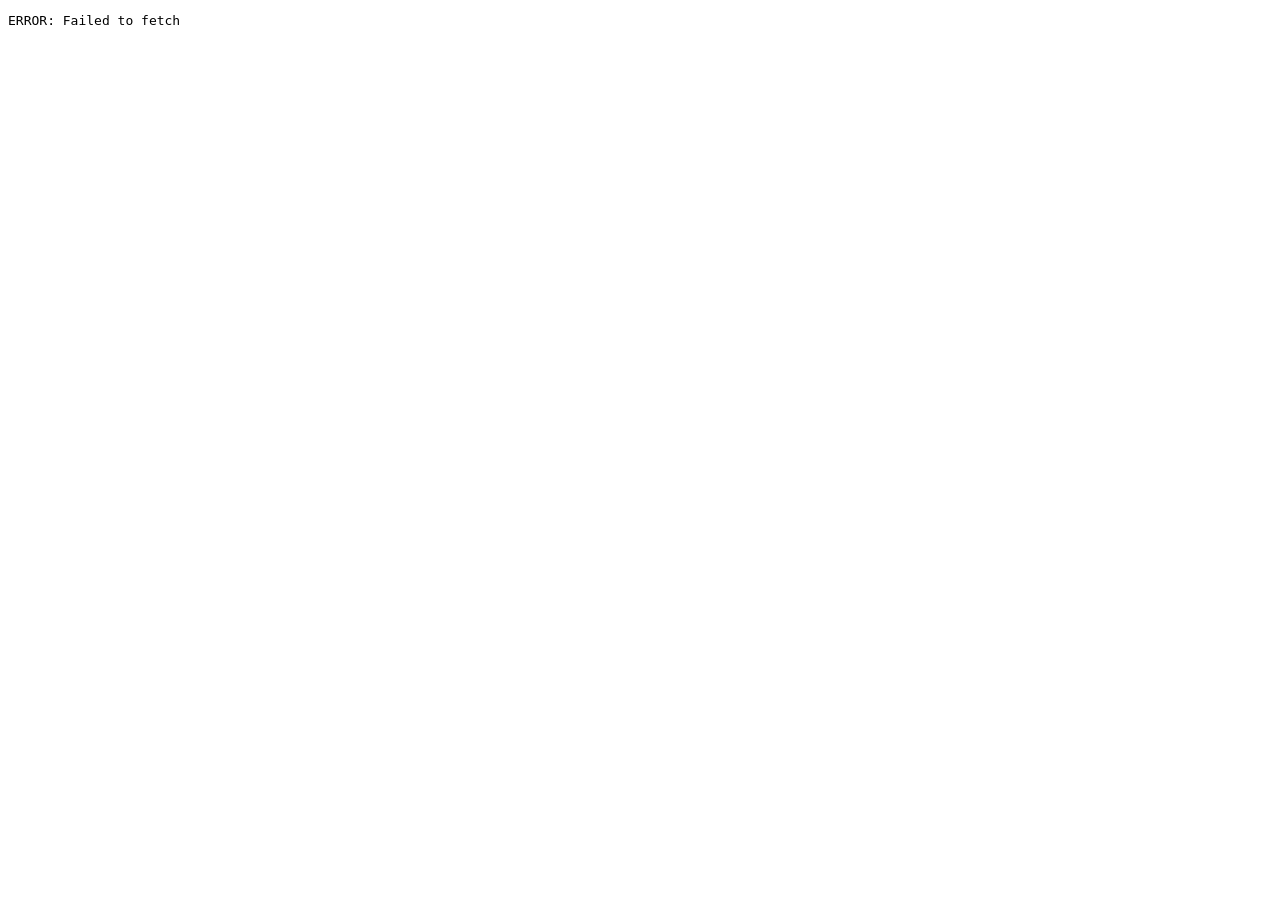
<file: browser-post-test.html>
<!doctype html><html><body><pre id="out">sending...</pre><script>
(async () => {
  const payload = {"form_type":"resource","conversion_type":"resource_download","conversion_asset":"resource_mental_load_guide","name":"TriadFit Brevo Diag","email":"triadfit.brevo.diag+1777761959797@example.com","phone":"","goal_key":"hormone_friendly_nutrition","goal_label":"Hormone friendly nutrition","educational_updates_opt_in":true,"page_path":"/resource-mental-load-guide.html","user_agent":"Codex browser-use brevo diagnostic","submitted_at":"2026-05-02T22:45:59.797Z"};
  try {
    const res = await fetch("https://script.google.com/macros/s/AKfycbwBT5MboshKNmYWOkIDsHY5uJ3FBnyWvcvs7oeCOdHRya1ACNEbV5P7OTkyz69EZAEvCA/exec", {
      method: 'POST',
      headers: { 'Content-Type': 'application/json' },
      body: JSON.stringify(payload)
    });
    const text = await res.text();
    document.getElementById('out').textContent = JSON.stringify({ status: res.status, payload, body: text }, null, 2);
  } catch (err) {
    document.getElementById('out').textContent = 'ERROR: ' + (err && err.message ? err.message : String(err));
  }
})();
</script></body></html>
</file>
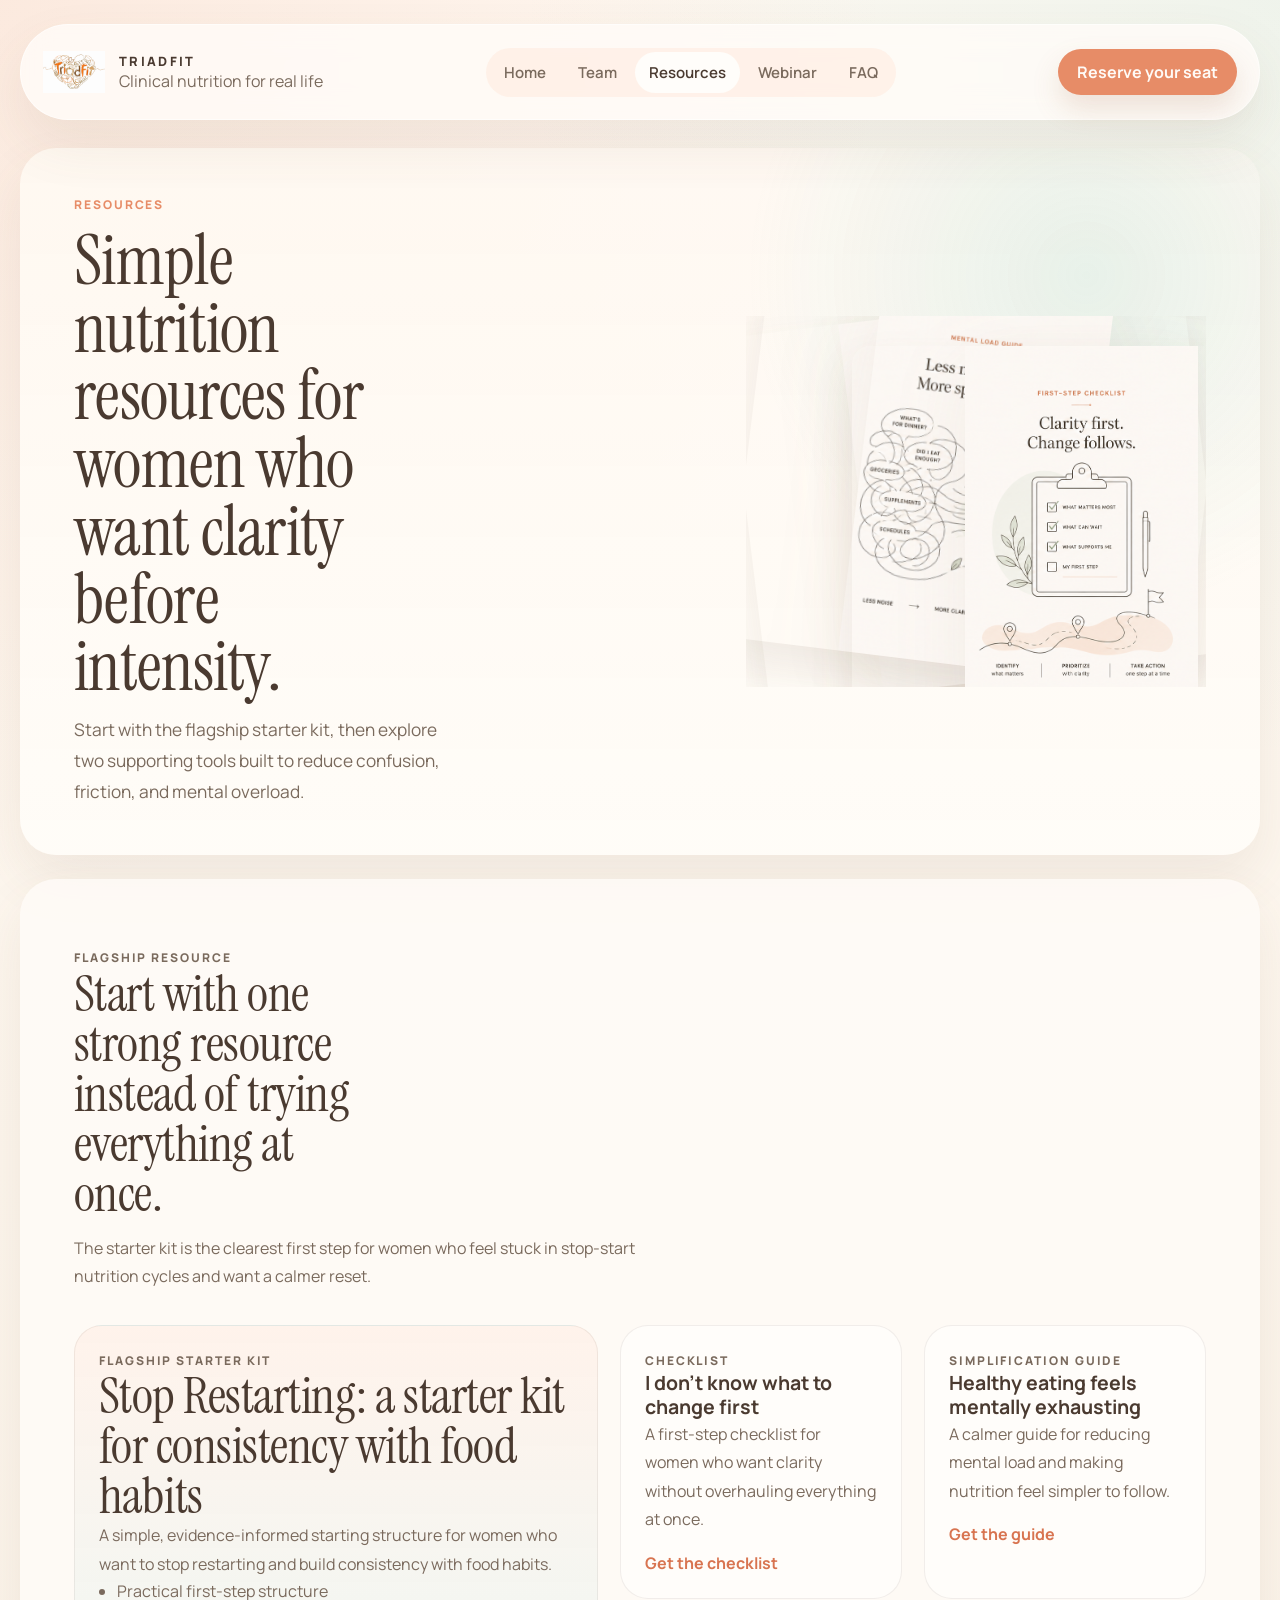
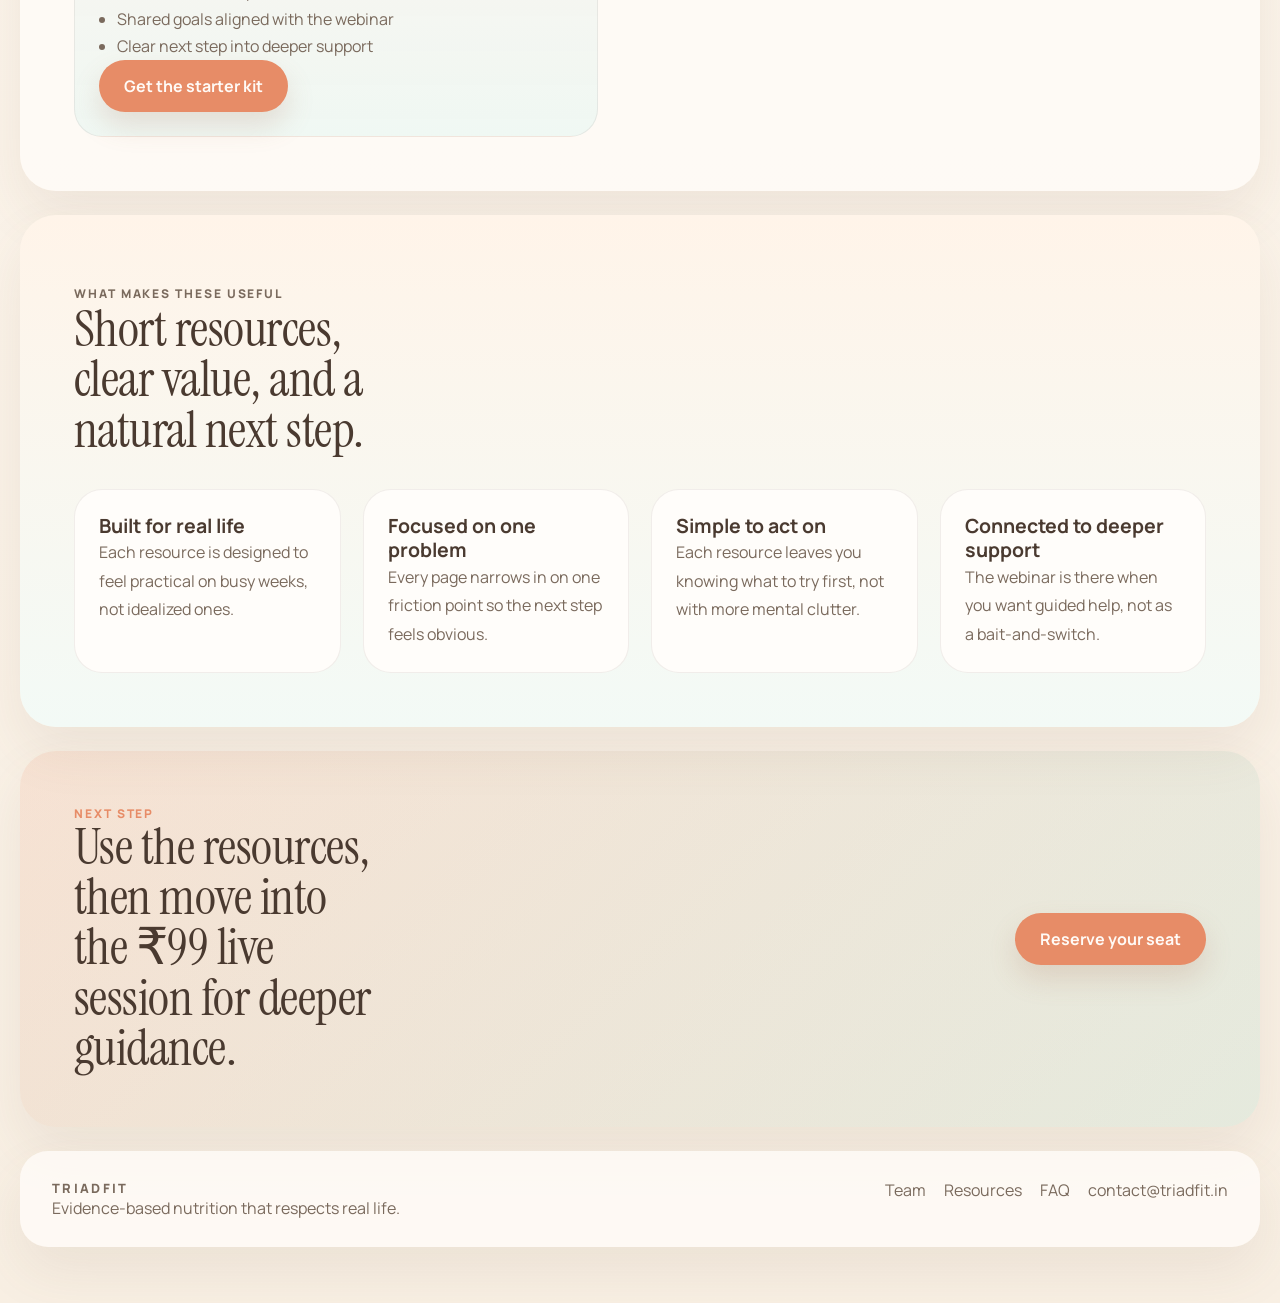
<file: resources.html>
<!doctype html>
<html lang="en">
  <head>
    <meta charset="UTF-8" />
    <meta name="viewport" content="width=device-width, initial-scale=1.0" />
    <title>TriadFit | Resources</title>
    <link rel="preconnect" href="https://fonts.googleapis.com" />
    <link rel="preconnect" href="https://fonts.gstatic.com" crossorigin />
    <link
      href="https://fonts.googleapis.com/css2?family=Manrope:wght@400;500;600;700;800&family=Instrument+Serif:ital@0;1&display=swap"
      rel="stylesheet"
    />
    <link rel="stylesheet" href="./styles.css" />
  </head>
  <body>
    <div class="site-shell">
      <header class="site-header">
        <div class="site-header__inner">
          <a class="brand-lockup" href="./index.html">
            <span class="brand-mark">
              <img class="brand-mark__image" src="./assets/triadfit-logo.png" alt="TriadFit" />
            </span>
            <span>
              <span class="brand-name">TRIADFIT</span>
              <span class="brand-subtitle">Clinical nutrition for real life</span>
            </span>
          </a>
          <nav class="site-nav" aria-label="Primary">
            <a class="site-nav__link" href="./index.html">Home</a>
            <a class="site-nav__link" href="./team.html">Team</a>
            <a class="site-nav__link is-active" href="./resources.html">Resources</a>
            <a class="site-nav__link" href="./index.html#webinar">Webinar</a>
            <a class="site-nav__link" href="./index.html#faq">FAQ</a>
          </nav>
          <a class="button button-primary button-compact" href="./index.html#register">Reserve your seat</a>
        </div>
      </header>

      <main>
        <section class="page-hero page-hero--resources-hub">
          <div class="page-hero__body">
            <p class="eyebrow">Resources</p>
            <h1>Simple nutrition resources for women who want clarity before intensity.</h1>
            <p class="hero-lead">
              Start with the flagship starter kit, then explore two supporting
              tools built to reduce confusion, friction, and mental overload.
            </p>
          </div>
          <figure class="page-hero__art page-hero__art--resources-hub" aria-hidden="true">
            <div class="resource-art-stack">
              <img src="./assets/resource-art-starter.png" alt="" />
              <img src="./assets/resource-art-checklist.png" alt="" />
              <img src="./assets/resource-art-mental.png" alt="" />
            </div>
          </figure>
        </section>

        <section class="content-section">
          <div class="section-heading">
            <p class="eyebrow">Flagship resource</p>
            <h2>Start with one strong resource instead of trying everything at once.</h2>
            <p>
              The starter kit is the clearest first step for women who feel
              stuck in stop-start nutrition cycles and want a calmer reset.
            </p>
          </div>

          <div class="resource-hub-grid">
            <article class="resource-card resource-card--flagship resource-card--tinted">
              <p class="mini-label">Flagship starter kit</p>
              <h2>Stop Restarting: a starter kit for consistency with food habits</h2>
              <p>
                A simple, evidence-informed starting structure for women who
                want to stop restarting and build consistency with food habits.
              </p>
              <ul class="stack-list stack-list--compact">
                <li>Practical first-step structure</li>
                <li>Shared goals aligned with the webinar</li>
                <li>Clear next step into deeper support</li>
              </ul>
              <a class="button button-primary" href="./resource-starter-kit.html">Get the starter kit</a>
            </article>

            <article class="resource-card">
              <p class="mini-label">Checklist</p>
              <h3>I don’t know what to change first</h3>
              <p>
                A first-step checklist for women who want clarity without
                overhauling everything at once.
              </p>
              <a class="text-link" href="./resource-first-steps-checklist.html">Get the checklist</a>
            </article>

            <article class="resource-card">
              <p class="mini-label">Simplification guide</p>
              <h3>Healthy eating feels mentally exhausting</h3>
              <p>
                A calmer guide for reducing mental load and making nutrition
                feel simpler to follow.
              </p>
              <a class="text-link" href="./resource-mental-load-guide.html">Get the guide</a>
            </article>
          </div>
        </section>

        <section class="content-section content-section--contrast">
          <div class="section-heading">
            <p class="eyebrow">What makes these useful</p>
            <h2>Short resources, clear value, and a natural next step.</h2>
          </div>
          <div class="principles-grid">
            <article class="info-card">
              <h3>Built for real life</h3>
              <p>Each resource is designed to feel practical on busy weeks, not idealized ones.</p>
            </article>
            <article class="info-card">
              <h3>Focused on one problem</h3>
              <p>Every page narrows in on one friction point so the next step feels obvious.</p>
            </article>
            <article class="info-card">
              <h3>Simple to act on</h3>
              <p>Each resource leaves you knowing what to try first, not with more mental clutter.</p>
            </article>
            <article class="info-card">
              <h3>Connected to deeper support</h3>
              <p>The webinar is there when you want guided help, not as a bait-and-switch.</p>
            </article>
          </div>
        </section>

        <section class="closing-banner">
          <div>
            <p class="eyebrow">Next step</p>
            <h2>Use the resources, then move into the ₹99 live session for deeper guidance.</h2>
          </div>
          <a class="button button-primary" href="./index.html#register">Reserve your seat</a>
        </section>
      </main>

      <footer class="site-footer">
        <div class="site-footer__brand">
          <p class="brand-name">TRIADFIT</p>
          <p>Evidence-based nutrition that respects real life.</p>
        </div>
        <nav class="site-footer__nav" aria-label="Footer">
          <a href="./team.html">Team</a>
          <a href="./resources.html">Resources</a>
          <a href="./index.html#faq">FAQ</a>
          <a href="mailto:contact@triadfit.in">contact@triadfit.in</a>
        </nav>
      </footer>
    </div>
  </body>
</html>
</file>
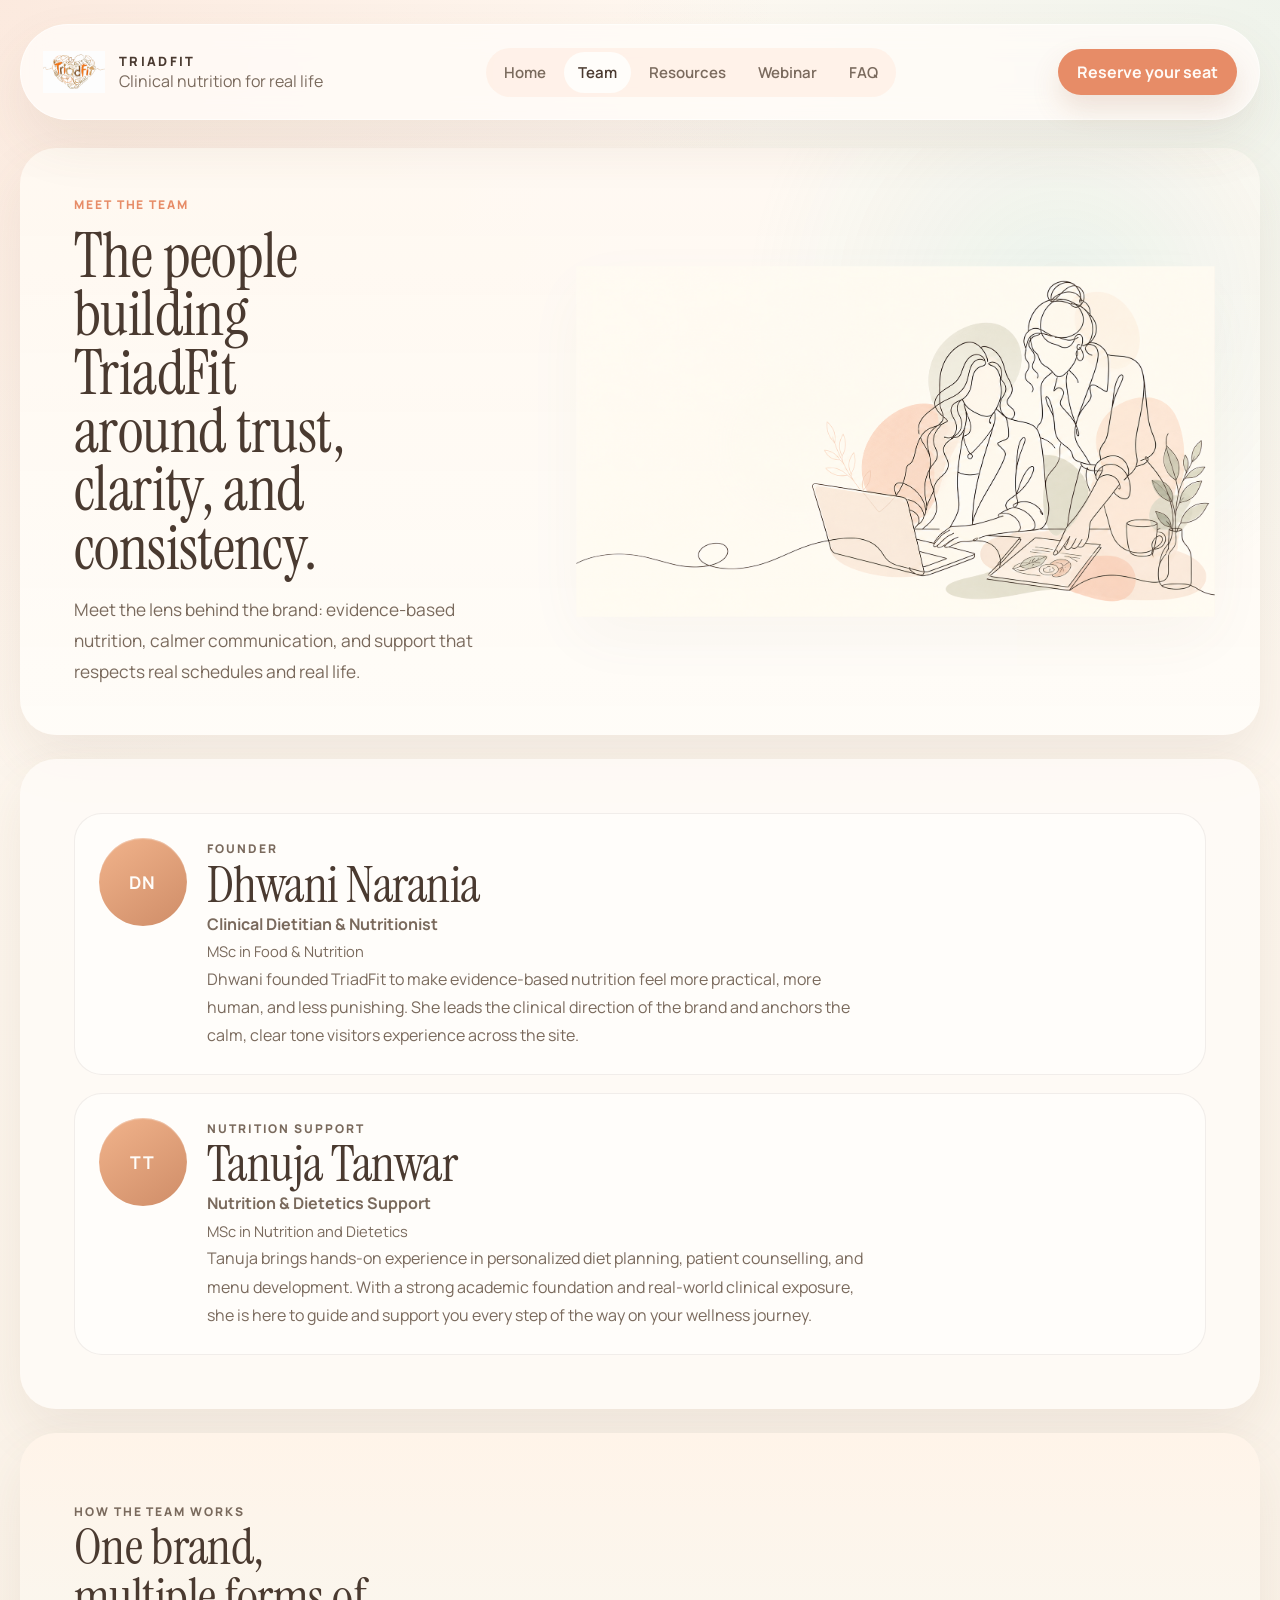
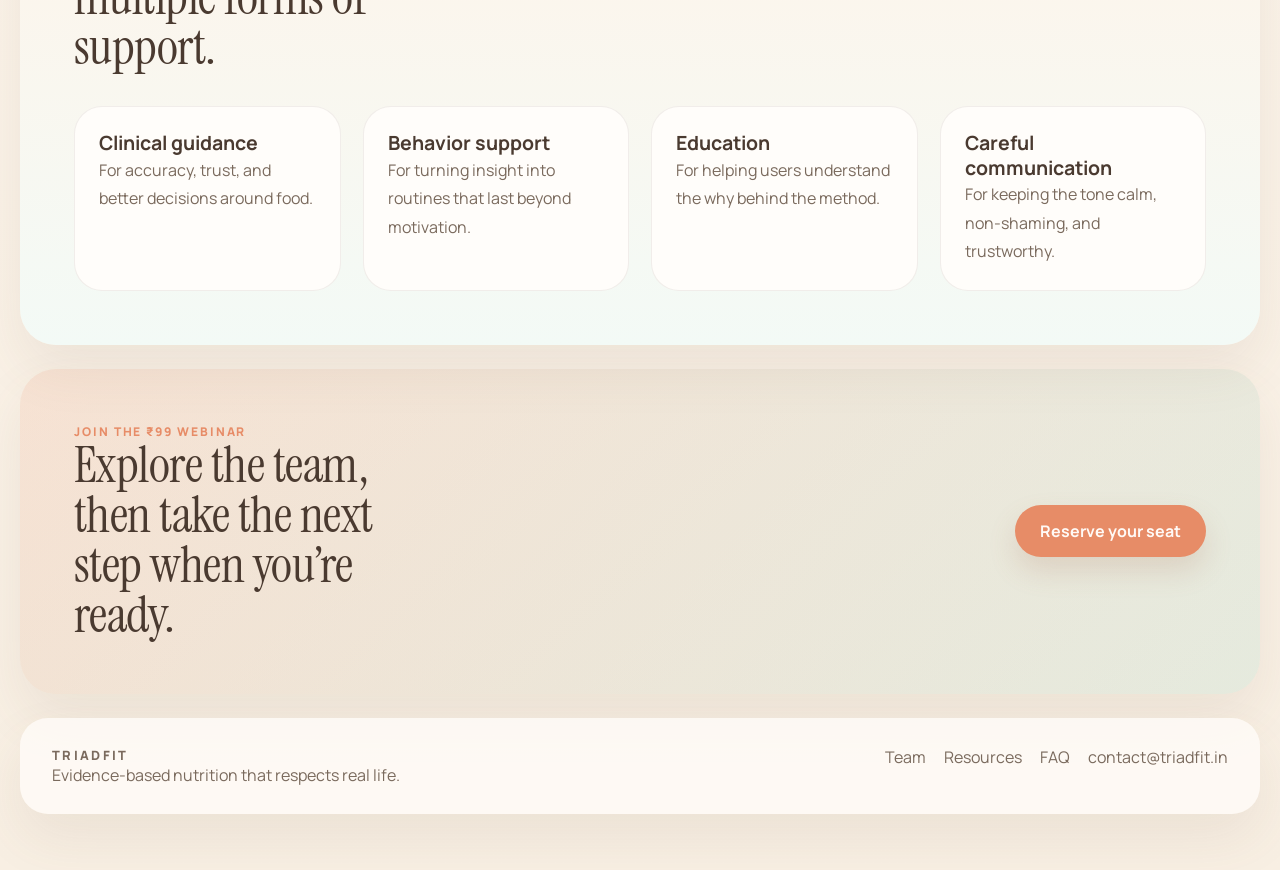
<file: team.html>
<!doctype html>
<html lang="en">
  <head>
    <meta charset="UTF-8" />
    <meta name="viewport" content="width=device-width, initial-scale=1.0" />
    <title>TriadFit | Meet the Team</title>
    <link rel="preconnect" href="https://fonts.googleapis.com" />
    <link rel="preconnect" href="https://fonts.gstatic.com" crossorigin />
    <link
      href="https://fonts.googleapis.com/css2?family=Manrope:wght@400;500;600;700;800&family=Instrument+Serif:ital@0;1&display=swap"
      rel="stylesheet"
    />
    <link rel="stylesheet" href="./styles.css" />
  </head>
  <body>
    <div class="site-shell">
      <header class="site-header">
        <div class="site-header__inner">
          <a class="brand-lockup" href="./index.html">
            <span class="brand-mark">
              <img class="brand-mark__image" src="./assets/triadfit-logo.png" alt="TriadFit" />
            </span>
            <span>
              <span class="brand-name">TRIADFIT</span>
              <span class="brand-subtitle">Clinical nutrition for real life</span>
            </span>
          </a>
          <nav class="site-nav" aria-label="Primary">
            <a class="site-nav__link" href="./index.html">Home</a>
            <a class="site-nav__link is-active" href="./team.html">Team</a>
            <a class="site-nav__link" href="./resources.html">Resources</a>
            <a class="site-nav__link" href="./index.html#webinar">Webinar</a>
            <a class="site-nav__link" href="./index.html#faq">FAQ</a>
          </nav>
          <a class="button button-primary button-compact" href="./index.html#register">Reserve your seat</a>
        </div>
      </header>

      <main>
        <section class="page-hero page-hero--team">
          <div class="page-hero__body">
            <p class="eyebrow">Meet the team</p>
            <h1>The people building TriadFit around trust, clarity, and consistency.</h1>
            <p class="hero-lead">
              Meet the lens behind the brand: evidence-based nutrition, calmer
              communication, and support that respects real schedules and real
              life.
            </p>
          </div>
          <figure class="page-hero__art page-hero__art--team" aria-hidden="true">
            <img src="./assets/team-hero-illustration.png" alt="" />
          </figure>
        </section>

        <section class="content-section">
          <div class="profile-stack">
            <article class="profile-feature">
              <div class="profile-feature__avatar">DN</div>
              <div class="profile-feature__body">
                <p class="mini-label">Founder</p>
                <h2>Dhwani Narania</h2>
                <p class="profile-card__role">Clinical Dietitian &amp; Nutritionist</p>
                <p class="profile-card__meta">MSc in Food &amp; Nutrition</p>
                <p>
                  Dhwani founded TriadFit to make evidence-based nutrition feel
                  more practical, more human, and less punishing. She leads the
                  clinical direction of the brand and anchors the calm, clear
                  tone visitors experience across the site.
                </p>
              </div>
            </article>

            <article class="profile-feature">
              <div class="profile-feature__avatar">TT</div>
              <div class="profile-feature__body">
                <p class="mini-label">Nutrition support</p>
                <h2>Tanuja Tanwar</h2>
                <p class="profile-card__role">Nutrition &amp; Dietetics Support</p>
                <p class="profile-card__meta">MSc in Nutrition and Dietetics</p>
                <p>
                  Tanuja brings hands-on experience in personalized diet
                  planning, patient counselling, and menu development. With a
                  strong academic foundation and real-world clinical exposure,
                  she is here to guide and support you every step of the way on
                  your wellness journey.
                </p>
              </div>
            </article>
          </div>
        </section>

        <section class="content-section content-section--contrast">
          <div class="section-heading">
            <p class="eyebrow">How the team works</p>
            <h2>One brand, multiple forms of support.</h2>
          </div>
          <div class="principles-grid">
            <article class="info-card">
              <h3>Clinical guidance</h3>
              <p>For accuracy, trust, and better decisions around food.</p>
            </article>
            <article class="info-card">
              <h3>Behavior support</h3>
              <p>For turning insight into routines that last beyond motivation.</p>
            </article>
            <article class="info-card">
              <h3>Education</h3>
              <p>For helping users understand the why behind the method.</p>
            </article>
            <article class="info-card">
              <h3>Careful communication</h3>
              <p>For keeping the tone calm, non-shaming, and trustworthy.</p>
            </article>
          </div>
        </section>

        <section class="closing-banner">
          <div>
            <p class="eyebrow">Join the ₹99 webinar</p>
            <h2>Explore the team, then take the next step when you’re ready.</h2>
          </div>
          <a class="button button-primary" href="./index.html#register">Reserve your seat</a>
        </section>
      </main>

      <footer class="site-footer">
        <div class="site-footer__brand">
          <p class="brand-name">TRIADFIT</p>
          <p>Evidence-based nutrition that respects real life.</p>
        </div>
        <nav class="site-footer__nav" aria-label="Footer">
          <a href="./team.html">Team</a>
          <a href="./resources.html">Resources</a>
          <a href="./index.html#faq">FAQ</a>
          <a href="mailto:contact@triadfit.in">contact@triadfit.in</a>
        </nav>
      </footer>
    </div>
  </body>
</html>
</file>
<file: styles.css>
:root {
  --bg: #fbf4ea;
  --bg-soft: #fffaf4;
  --surface: #fffdfa;
  --surface-alt: #fff4e8;
  --surface-sage: #eef7f3;
  --surface-coral: #fff2ea;
  --text: #4a3a30;
  --muted: #7a6a5d;
  --line: rgba(93, 73, 58, 0.14);
  --accent: #e78c67;
  --accent-deep: #d87450;
  --spring-yellow: #ffd46a;
  --turquoise: #6fc7b7;
  --turquoise-deep: #4da796;
  --olive: #aeb265;
  --shadow-soft: 0 24px 54px rgba(108, 85, 63, 0.09);
  --radius-xl: 36px;
  --radius-lg: 28px;
  --radius-md: 18px;
  --max-width: 1240px;
}

* {
  box-sizing: border-box;
}

html {
  scroll-behavior: smooth;
}

body {
  margin: 0;
  color: var(--text);
  font-family: "Manrope", sans-serif;
  background:
    radial-gradient(circle at top left, rgba(231, 140, 103, 0.14), transparent 28%),
    radial-gradient(circle at top right, rgba(111, 199, 183, 0.11), transparent 24%),
    linear-gradient(180deg, #fff9f2 0%, #f8efe3 100%);
}

a {
  color: inherit;
  text-decoration: none;
}

h1,
h2,
h3,
p {
  margin: 0;
}

h1,
h2 {
  font-family: "Instrument Serif", Georgia, serif;
  font-weight: 400;
  letter-spacing: -0.01em;
  line-height: 0.98;
}

h1 {
  font-size: clamp(3.3rem, 7vw, 6rem);
  max-width: 11ch;
}

h2 {
  font-size: clamp(2.1rem, 4vw, 3.8rem);
}

h3 {
  font-size: 1.22rem;
  line-height: 1.25;
}

.site-shell {
  width: min(calc(100% - 32px), var(--max-width));
  margin: 24px auto 56px;
}

.site-header {
  position: sticky;
  top: 12px;
  z-index: 20;
  margin-bottom: 28px;
}

.site-header__inner {
  display: flex;
  align-items: center;
  justify-content: space-between;
  gap: 20px;
  flex-wrap: wrap;
  padding: 16px 22px;
  border: 1px solid rgba(255, 255, 255, 0.55);
  border-radius: 999px;
  background: rgba(255, 252, 248, 0.82);
  backdrop-filter: blur(14px);
  box-shadow: var(--shadow-soft);
}

.brand-lockup {
  display: inline-flex;
  align-items: center;
  gap: 14px;
}

.brand-mark {
  display: grid;
  place-items: center;
  width: 62px;
  height: 62px;
  flex: 0 0 auto;
}

.brand-mark__image {
  width: 100%;
  height: 100%;
  display: block;
  object-fit: contain;
}

.profile-card__avatar,
.profile-feature__avatar {
  display: grid;
  place-items: center;
  width: 52px;
  height: 52px;
  border-radius: 50%;
  background: linear-gradient(145deg, #f1b38b, #cf8d68);
  color: #fffdf9;
  font-size: 0.95rem;
  font-weight: 700;
  letter-spacing: 0.08em;
  box-shadow: inset 0 1px 1px rgba(255, 255, 255, 0.35);
}

.brand-name,
.brand-subtitle,
.eyebrow,
.mini-label,
.profile-card__role,
.profile-card__meta,
.card-index,
.form-footnote,
.text-link,
.site-footer p,
.site-footer a {
  margin: 0;
}

.brand-name {
  display: block;
  font-size: 0.8rem;
  font-weight: 800;
  letter-spacing: 0.18em;
}

.brand-subtitle,
.site-nav__link,
.hero-lead,
.hero-story__card p,
.sidebar-intro,
.stack-list,
.section-heading p,
.profile-card p,
.info-card p,
.resource-card p,
.fit-row p,
.faq-item p,
.site-footer p,
.site-footer a,
.text-link,
.profile-feature__body p {
  color: var(--muted);
}

.site-nav {
  display: flex;
  align-items: center;
  flex-wrap: wrap;
  justify-content: center;
  gap: 4px;
  padding: 4px;
  border-radius: 999px;
  background: rgba(255, 234, 220, 0.5);
}

.site-nav__link {
  padding: 10px 14px;
  border-radius: 999px;
  font-size: 0.94rem;
  font-weight: 600;
}

.site-nav__link.is-active,
.site-nav__link:hover {
  background: #fffdfa;
  color: var(--text);
}

.button {
  display: inline-flex;
  align-items: center;
  justify-content: center;
  min-height: 52px;
  padding: 0 24px;
  border: 1px solid transparent;
  border-radius: 999px;
  cursor: pointer;
  font: inherit;
  font-weight: 700;
  transition:
    transform 180ms ease,
    background-color 180ms ease,
    box-shadow 180ms ease,
    border-color 180ms ease;
}

.button:hover {
  transform: translateY(-1px);
}

.button-primary {
  background: var(--accent);
  color: #fffaf6;
  box-shadow: 0 14px 28px rgba(169, 103, 80, 0.18);
}

.button-primary:hover {
  background: var(--accent-deep);
}

.button-secondary {
  background: transparent;
  border-color: rgba(117, 102, 92, 0.22);
  color: var(--text);
}

.button-compact {
  min-height: 46px;
  padding: 0 18px;
}

.hero-panel,
.page-hero,
.content-section,
.trust-band,
.closing-banner,
.site-footer {
  background: rgba(255, 252, 248, 0.82);
  box-shadow: var(--shadow-soft);
}

.hero-panel,
.page-hero,
.content-section,
.closing-banner {
  border-radius: var(--radius-xl);
}

.hero-panel {
  display: grid;
  grid-template-columns: minmax(0, 1.08fr) 380px;
  gap: 34px;
  padding: 56px 54px;
  background:
    linear-gradient(180deg, rgba(255, 252, 248, 0.92), rgba(252, 246, 241, 0.84));
}

.hero-panel__copy {
  position: relative;
  display: grid;
  align-content: start;
  padding-right: 8px;
}

.hero-panel__copy h1,
.page-hero h1,
.section-heading h2,
.closing-banner h2,
.sidebar-block h2 {
  max-width: 13ch;
}

.hero-panel__copy h1,
.page-hero h1,
.sidebar-block h2 {
  margin-top: 14px;
}

.hero-panel__copy h1 {
  max-width: 9.4ch;
  font-size: clamp(3.55rem, 6vw, 5.55rem);
  line-height: 0.94;
}

.hero-panel__copy::after {
  content: "";
  position: absolute;
  right: -12px;
  top: 28px;
  width: 1px;
  height: calc(100% - 56px);
  background: linear-gradient(180deg, transparent, rgba(86, 68, 56, 0.12), transparent);
}

.hero-panel__sidebar {
  display: grid;
  gap: 18px;
}

.eyebrow,
.mini-label,
.card-index {
  text-transform: uppercase;
  letter-spacing: 0.16em;
  font-size: 0.75rem;
  font-weight: 800;
  color: var(--accent);
}

.hero-lead,
.section-heading p,
.sidebar-intro,
.hero-story__card p,
.resource-card p,
.info-card p,
.fit-row p,
.faq-item p,
.profile-feature__body p,
.profile-card p {
  line-height: 1.78;
}

.hero-lead {
  max-width: 62ch;
  margin-top: 18px;
  font-size: 1.08rem;
}

.sidebar-intro,
.section-heading p,
.page-hero .hero-lead {
  max-width: 60ch;
  margin-top: 14px;
}

.hero-meta,
.hero-actions {
  display: flex;
  flex-wrap: wrap;
  gap: 12px;
}

.hero-meta {
  margin: 30px 0 24px;
}

.hero-chip {
  padding: 10px 16px;
  border-radius: 999px;
  background: #fffdfb;
  border: 1px solid rgba(117, 102, 92, 0.14);
  font-size: 0.95rem;
  font-weight: 600;
}

.hero-showcase {
  position: relative;
  display: grid;
  grid-template-columns: minmax(0, 1fr) 210px;
  align-items: end;
  gap: 18px;
  min-height: 252px;
  margin-top: 30px;
  padding: 18px 18px 8px;
  border-radius: 30px;
  overflow: hidden;
}

.hero-showcase__wash {
  position: absolute;
  inset: 12px 0 0 0;
  background:
    radial-gradient(circle at 18% 78%, rgba(231, 140, 103, 0.16), transparent 22%),
    radial-gradient(circle at 72% 20%, rgba(111, 199, 183, 0.16), transparent 26%),
    linear-gradient(135deg, rgba(255, 245, 234, 0.94), rgba(255, 252, 248, 0.7));
  border-radius: 28px;
}

.hero-showcase__stack,
.hero-showcase__card {
  position: relative;
  z-index: 1;
}

.hero-showcase__stack {
  min-height: 226px;
}

.hero-showcase__stack img {
  position: absolute;
  width: 196px;
  height: auto;
  border-radius: 22px;
  box-shadow: 0 22px 40px rgba(108, 85, 63, 0.11);
}

.hero-showcase__stack img:nth-child(1) {
  left: 0;
  bottom: 8px;
  z-index: 1;
  transform: rotate(-8deg);
}

.hero-showcase__stack img:nth-child(2) {
  left: 108px;
  top: 2px;
  z-index: 3;
}

.hero-showcase__stack img:nth-child(3) {
  left: 214px;
  bottom: 18px;
  z-index: 2;
  transform: rotate(8deg);
}

.hero-showcase__card {
  align-self: stretch;
  display: grid;
  align-content: end;
  gap: 10px;
  padding: 18px;
  border-radius: 24px;
  background: rgba(255, 253, 250, 0.78);
  border: 1px solid rgba(117, 102, 92, 0.1);
  box-shadow: 0 18px 34px rgba(108, 85, 63, 0.06);
}

.hero-showcase__card p:last-child {
  color: var(--muted);
  line-height: 1.7;
}

.hero-story {
  display: grid;
  grid-template-columns: repeat(2, minmax(0, 1fr));
  gap: 16px;
  margin-top: 34px;
}

.hero-story__card,
.sidebar-block,
.profile-card,
.info-card,
.resource-card,
.fit-row,
.fit-aside,
.faq-item,
.profile-feature {
  padding: 24px;
  border-radius: var(--radius-lg);
  background: var(--surface);
  border: 1px solid rgba(117, 102, 92, 0.1);
}

.hero-story__card--accent,
.fit-aside {
  background: linear-gradient(180deg, #eef8f3 0%, #fff8f2 100%);
}

.sidebar-block--tall {
  position: sticky;
  top: 92px;
  background: linear-gradient(180deg, #fff3ea 0%, #fffaf7 100%);
}

.sidebar-perks {
  display: flex;
  flex-wrap: wrap;
  gap: 10px;
  justify-content: center;
}

.sidebar-perks span {
  padding: 9px 12px;
  border-radius: 999px;
  background: rgba(255, 255, 255, 0.8);
  border: 1px solid rgba(117, 102, 92, 0.08);
  color: var(--text);
  font-size: 0.84rem;
  font-weight: 700;
}

.stack-list {
  margin: 0;
  padding-left: 18px;
  line-height: 1.85;
}

.signup-form {
  display: grid;
  gap: 16px;
  margin-top: 24px;
}

.signup-form label {
  display: grid;
  gap: 8px;
  font-size: 0.95rem;
  font-weight: 700;
}

.signup-form input,
.signup-form select {
  width: 100%;
  min-height: 54px;
  padding: 0 16px;
  border: 1px solid rgba(117, 102, 92, 0.16);
  border-radius: 14px;
  background: #fffdfa;
  color: var(--text);
  font: inherit;
}

.signup-form input:focus,
.signup-form select:focus {
  outline: 2px solid rgba(194, 126, 101, 0.16);
  border-color: var(--accent);
}

.form-checkbox {
  grid-template-columns: 20px minmax(0, 1fr);
  align-items: start;
  gap: 12px;
  font-size: 0.92rem;
  font-weight: 600;
  color: var(--muted);
}

.form-checkbox input {
  min-height: auto;
  width: 18px;
  height: 18px;
  margin-top: 2px;
}

.form-footnote {
  font-size: 0.9rem;
  text-align: center;
}

.trust-band {
  display: grid;
  grid-template-columns: repeat(3, minmax(0, 1fr));
  margin-top: 20px;
  overflow: hidden;
  border-radius: 28px;
}

.trust-band__item {
  padding: 26px 28px;
  background: linear-gradient(180deg, rgba(255, 245, 234, 0.86), rgba(239, 248, 243, 0.72));
}

.trust-band__item + .trust-band__item {
  border-left: 1px solid rgba(117, 102, 92, 0.08);
}

.content-section,
.page-hero,
.closing-banner {
  margin-top: 24px;
  padding: 54px;
}

.page-hero {
  display: grid;
  gap: 0;
  padding-top: 48px;
  padding-bottom: 48px;
}

.section-heading {
  max-width: 760px;
  margin-bottom: 34px;
}

.feature-intro {
  display: grid;
  grid-template-columns: minmax(0, 1fr) minmax(320px, 470px);
  align-items: center;
  gap: 34px;
  margin-bottom: 34px;
}

.feature-intro__copy {
  max-width: 640px;
}

.feature-intro__copy h2 {
  margin-top: 10px;
  max-width: 10.2ch;
}

.feature-intro__art {
  position: relative;
  justify-self: end;
  width: min(100%, 470px);
}

.feature-intro--team {
  grid-template-columns: minmax(0, 0.95fr) minmax(430px, 0.9fr);
  gap: 20px;
}

.feature-intro--team .feature-intro__copy {
  max-width: 560px;
}

.feature-intro--team .feature-intro__art {
  width: min(100%, 560px);
}

.feature-intro__art--team {
  aspect-ratio: 1693 / 929;
}

.feature-intro__art--team::after {
  content: "";
  position: absolute;
  inset: 8% 8% 12% 10%;
  border-radius: 42% 58% 52% 48% / 48% 44% 56% 52%;
  background:
    radial-gradient(circle at 26% 54%, rgba(231, 140, 103, 0.12), transparent 26%),
    radial-gradient(circle at 76% 28%, rgba(111, 199, 183, 0.1), transparent 24%),
    radial-gradient(circle at 62% 72%, rgba(231, 190, 160, 0.1), transparent 22%);
  filter: blur(8px);
}

.feature-intro--team .feature-intro__art img {
  position: relative;
  z-index: 1;
  transform: scale(1.08);
  filter: contrast(1.02) saturate(0.95);
}

.feature-intro__art--resources {
  aspect-ratio: 520 / 420;
}

.feature-intro--resources {
  grid-template-columns: minmax(0, 0.96fr) minmax(420px, 0.92fr);
  gap: 22px;
}

.feature-intro--resources .feature-intro__copy {
  max-width: 560px;
}

.feature-intro--resources .feature-intro__art {
  width: min(100%, 520px);
}

.feature-intro__art img {
  width: 100%;
  height: 100%;
  display: block;
  object-fit: contain;
}

.team-preview,
.principles-grid,
.learn-grid,
.resource-grid,
.faq-grid {
  display: grid;
  gap: 22px;
}

.team-preview,
.learn-grid,
.faq-grid {
  grid-template-columns: repeat(2, minmax(0, 1fr));
}

.principles-grid {
  grid-template-columns: repeat(4, minmax(0, 1fr));
}

.resource-grid {
  grid-template-columns: repeat(3, minmax(0, 1fr));
}

.resource-grid--home .resource-card--flagship-home {
  grid-column: span 2;
}

.resource-card--large {
  grid-column: span 2;
}

.profile-card {
  display: grid;
  gap: 14px;
}

.profile-feature__body,
.profile-card,
.info-card,
.resource-card,
.faq-item,
.fit-row,
.fit-aside {
  max-width: 66ch;
}

.profile-card__role {
  font-weight: 700;
  color: var(--text);
}

.profile-card__meta {
  font-size: 0.92rem;
}

.text-link {
  display: inline-block;
  margin-top: 18px;
  font-weight: 700;
  color: var(--accent-deep);
}

.content-section--contrast {
  background: linear-gradient(180deg, #fff4e9 0%, #f3faf6 100%);
}

.info-card--soft {
  background: #fff8f0;
}

.content-section--split .fit-grid {
  display: grid;
  grid-template-columns: minmax(0, 1.15fr) 330px;
  gap: 22px;
}

.fit-list {
  display: grid;
  gap: 16px;
}

.fit-aside h3 {
  margin: 10px 0 14px;
  font-family: "Instrument Serif", Georgia, serif;
  font-size: 1.9rem;
  font-weight: 400;
}

.closing-banner {
  display: flex;
  align-items: center;
  justify-content: space-between;
  gap: 20px;
  background: linear-gradient(135deg, rgba(231, 140, 103, 0.15), rgba(111, 199, 183, 0.14));
}

.closing-banner > div {
  max-width: 760px;
}

.site-footer {
  display: flex;
  align-items: flex-start;
  justify-content: space-between;
  gap: 24px;
  padding: 28px 32px;
  margin-top: 24px;
  border-radius: 28px;
}

.resource-feature-grid,
.resource-hub-grid,
.resource-access-grid,
.resource-detail-layout {
  display: grid;
  gap: 22px;
}

.resource-feature-grid {
  grid-template-columns: minmax(0, 1.15fr) 320px;
}

.resource-hub-grid {
  grid-template-columns: minmax(0, 1.3fr) minmax(280px, 0.7fr) minmax(280px, 0.7fr);
}

.resource-card--flagship-home,
.resource-card--flagship {
  background: linear-gradient(180deg, #fff3ea 0%, #fffdfb 100%);
}

.resource-art-stack {
  position: relative;
  width: 100%;
  min-height: 100%;
  height: 100%;
  aspect-ratio: 520 / 420;
}

.resource-art-stack img {
  position: absolute;
  width: 58%;
  height: auto;
  border-radius: 18px;
  box-shadow: 0 22px 44px rgba(112, 88, 66, 0.1);
}

.resource-art-stack img:nth-child(1) {
  left: 0;
  bottom: 2%;
  z-index: 1;
  transform: rotate(-7deg);
}

.resource-art-stack img:nth-child(2) {
  left: 23%;
  top: 8%;
  z-index: 3;
}

.resource-art-stack img:nth-child(3) {
  right: 0;
  bottom: 6%;
  z-index: 2;
  transform: rotate(7deg);
}

.resource-card--flagship {
  grid-row: span 2;
}

.resource-card--tinted,
.content-section--success {
  background: linear-gradient(180deg, rgba(255, 242, 234, 0.95), rgba(238, 247, 243, 0.9));
}

.resource-summary-panel,
.gate-card,
.resource-detail-block,
.resource-safety-note {
  padding: 24px;
  border-radius: var(--radius-lg);
  background: var(--surface);
  border: 1px solid rgba(117, 102, 92, 0.1);
}

.resource-summary-panel {
  background: linear-gradient(180deg, rgba(238, 247, 243, 0.85), rgba(255, 250, 244, 0.92));
}

.resource-detail-block--heroish {
  background:
    radial-gradient(circle at top right, rgba(111, 199, 183, 0.12), transparent 32%),
    var(--surface);
}

.resource-detail-block--warm {
  background: linear-gradient(180deg, rgba(255, 244, 234, 0.94), rgba(255, 253, 250, 0.96));
}

.resource-detail-block--cool {
  background: linear-gradient(180deg, rgba(238, 247, 243, 0.92), rgba(255, 253, 250, 0.96));
}

.resource-detail-layout {
  grid-template-columns: minmax(0, 1.1fr) 360px;
  align-items: start;
}

.resource-detail-copy {
  display: grid;
  gap: 18px;
}

.resource-preview-grid,
.resource-includes {
  display: grid;
  gap: 18px;
}

.resource-preview-grid {
  grid-template-columns: repeat(2, minmax(0, 1fr));
}

.include-item {
  padding: 18px;
  border-radius: 22px;
  background: rgba(255, 255, 255, 0.62);
  border: 1px solid rgba(117, 102, 92, 0.08);
}

.resource-safety-note {
  background: linear-gradient(180deg, rgba(255, 248, 240, 0.96), rgba(255, 253, 250, 0.96));
}

.gate-card {
  position: sticky;
  top: 92px;
  background: linear-gradient(180deg, rgba(255, 244, 234, 0.98), rgba(255, 253, 250, 0.96));
}

.gate-card__intro {
  padding-bottom: 18px;
  margin-bottom: 18px;
  border-bottom: 1px solid rgba(117, 102, 92, 0.1);
}

.page-hero--resource {
  grid-template-columns: minmax(0, 1.08fr) minmax(320px, 390px);
  align-items: center;
  gap: 42px;
  overflow: hidden;
  background:
    radial-gradient(circle at 88% 20%, rgba(111, 199, 183, 0.18), transparent 28%),
    linear-gradient(180deg, rgba(255, 248, 241, 0.96), rgba(255, 252, 248, 0.92));
}

.page-hero__body {
  position: relative;
  z-index: 1;
  max-width: 620px;
  justify-self: start;
}

.page-hero__art {
  position: relative;
  min-height: 0;
  aspect-ratio: 573 / 914;
  padding: 0;
  border-radius: 0;
  background: transparent;
  border: 0;
  overflow: hidden;
  justify-self: center;
  align-self: center;
  width: min(100%, 390px);
}

.page-hero__art::before {
  display: none;
}

.page-hero__art svg {
  width: 100%;
  height: 100%;
  display: block;
}

.page-hero__art img {
  width: 100%;
  height: 100%;
  display: block;
  object-fit: contain;
  object-position: center;
  filter: drop-shadow(0 20px 36px rgba(135, 115, 94, 0.08));
}

.page-hero--resource h1 {
  max-width: 11.4ch;
  font-size: clamp(3rem, 5.4vw, 5rem);
}

.page-hero--resource .hero-lead {
  max-width: 33ch;
}

.page-hero--resources-hub {
  grid-template-columns: minmax(0, 1fr) minmax(360px, 460px);
  align-items: center;
  gap: 40px;
  overflow: hidden;
  background:
    radial-gradient(circle at 86% 18%, rgba(111, 199, 183, 0.16), transparent 28%),
    linear-gradient(180deg, rgba(255, 248, 241, 0.96), rgba(255, 252, 248, 0.92));
}

.page-hero--resources-hub h1 {
  max-width: 10.8ch;
  font-size: clamp(3rem, 5.4vw, 5rem);
}

.page-hero--resources-hub .hero-lead {
  max-width: 34ch;
}

.page-hero__art--resources-hub {
  width: min(100%, 460px);
  aspect-ratio: 520 / 420;
}

.page-hero--team {
  display: grid;
  grid-template-columns: minmax(0, 1.02fr) minmax(480px, 0.98fr);
  align-items: center;
  gap: 28px;
  overflow: hidden;
  background:
    radial-gradient(circle at 84% 26%, rgba(111, 199, 183, 0.14), transparent 28%),
    linear-gradient(180deg, rgba(255, 248, 241, 0.96), rgba(255, 252, 248, 0.92));
}

.page-hero--team .page-hero__body {
  max-width: 620px;
  position: relative;
  z-index: 1;
}

.page-hero--team h1 {
  max-width: 9.6ch;
  font-size: clamp(3.25rem, 4.85vw, 4.9rem);
  line-height: 0.94;
}

.page-hero--team .hero-lead {
  max-width: 38ch;
  margin-top: 18px;
}

.page-hero__art--team {
  aspect-ratio: 1693 / 929;
  width: min(100%, 740px);
  justify-self: end;
  align-self: center;
  margin-left: -8px;
  overflow: visible;
}

.page-hero__art--team::after {
  content: "";
  position: absolute;
  inset: 10% 7% 12% 8%;
  border-radius: 46% 54% 52% 48% / 48% 40% 60% 52%;
  background:
    radial-gradient(circle at 28% 52%, rgba(231, 140, 103, 0.12), transparent 24%),
    radial-gradient(circle at 72% 34%, rgba(111, 199, 183, 0.1), transparent 23%),
    radial-gradient(circle at 58% 66%, rgba(231, 190, 160, 0.12), transparent 26%);
  z-index: 0;
  filter: blur(8px);
}

.page-hero__art--team img {
  position: relative;
  z-index: 1;
  object-fit: contain;
  object-position: center;
  transform: scale(1.18);
  filter:
    contrast(1.03)
    saturate(0.94)
    drop-shadow(0 18px 28px rgba(135, 115, 94, 0.05));
  opacity: 0.96;
}

.stack-list--compact {
  line-height: 1.7;
}

.content-section--success {
  border-radius: var(--radius-xl);
}

.resource-access-panel.is-hidden {
  display: none;
}

.resource-access-message,
.resource-personalized-note {
  color: var(--muted);
  line-height: 1.75;
}

.resource-document {
  display: grid;
  gap: 20px;
}

.resource-document__cover,
.resource-sheet,
.resource-worksheet,
.resource-closing-note {
  padding: 28px;
  border-radius: 30px;
  border: 1px solid rgba(117, 102, 92, 0.1);
  background: rgba(255, 253, 249, 0.94);
  box-shadow: 0 18px 38px rgba(138, 111, 86, 0.08);
}

.resource-document__cover {
  display: grid;
  gap: 18px;
  background:
    radial-gradient(circle at 82% 16%, rgba(231, 140, 103, 0.16), transparent 28%),
    radial-gradient(circle at 20% 82%, rgba(111, 199, 183, 0.1), transparent 24%),
    linear-gradient(180deg, rgba(255, 246, 238, 0.98), rgba(255, 252, 248, 0.96));
}

.resource-document--sage .resource-document__cover {
  background:
    radial-gradient(circle at 82% 16%, rgba(111, 199, 183, 0.16), transparent 28%),
    radial-gradient(circle at 20% 82%, rgba(174, 178, 101, 0.12), transparent 24%),
    linear-gradient(180deg, rgba(243, 249, 245, 0.98), rgba(255, 252, 248, 0.96));
}

.resource-document--clay .resource-document__cover {
  background:
    radial-gradient(circle at 82% 16%, rgba(216, 116, 80, 0.18), transparent 28%),
    radial-gradient(circle at 20% 82%, rgba(231, 190, 160, 0.16), transparent 24%),
    linear-gradient(180deg, rgba(255, 244, 234, 0.99), rgba(255, 252, 248, 0.96));
}

.resource-document__brand {
  display: inline-flex;
  align-items: center;
  gap: 14px;
}

.resource-document__brand img {
  width: 60px;
  height: 60px;
  object-fit: contain;
}

.resource-document__brand p:first-child {
  color: var(--text);
  font-size: 0.82rem;
  font-weight: 800;
  letter-spacing: 0.18em;
}

.resource-document__brand p:last-child {
  color: var(--muted);
  font-size: 0.98rem;
}

.resource-document__kicker {
  display: inline-flex;
  align-items: center;
  width: fit-content;
  padding: 8px 12px;
  border-radius: 999px;
  background: rgba(255, 255, 255, 0.68);
  color: var(--accent-deep);
  font-size: 0.74rem;
  font-weight: 800;
  letter-spacing: 0.16em;
  text-transform: uppercase;
}

.resource-document--sage .resource-document__kicker {
  color: #567969;
}

.resource-document__cover h2 {
  max-width: 10ch;
  font-size: clamp(2.8rem, 4.6vw, 4.6rem);
  line-height: 0.94;
}

.resource-document__subtitle {
  max-width: 30ch;
  color: var(--text);
  font-size: 1.12rem;
  font-weight: 600;
  line-height: 1.7;
}

.resource-document__lede {
  max-width: 56ch;
  color: var(--muted);
  font-size: 1rem;
  line-height: 1.85;
}

.resource-document__chips {
  display: flex;
  flex-wrap: wrap;
  gap: 10px;
}

.resource-document__chip {
  display: inline-flex;
  align-items: center;
  padding: 10px 14px;
  border-radius: 999px;
  background: rgba(255, 255, 255, 0.72);
  border: 1px solid rgba(117, 102, 92, 0.08);
  color: var(--muted);
  font-size: 0.92rem;
  font-weight: 600;
}

.resource-document__intro {
  padding-top: 18px;
  border-top: 1px solid rgba(117, 102, 92, 0.1);
}

.resource-document__intro p + p {
  margin-top: 14px;
}

.resource-sheet {
  display: grid;
  gap: 18px;
}

.resource-sheet--warm {
  background: linear-gradient(180deg, rgba(255, 246, 238, 0.96), rgba(255, 253, 250, 0.96));
}

.resource-sheet--cool {
  background: linear-gradient(180deg, rgba(243, 249, 245, 0.98), rgba(255, 253, 250, 0.96));
}

.resource-sheet--plain {
  background: rgba(255, 253, 249, 0.98);
}

.resource-sheet__eyebrow {
  color: var(--accent-deep);
  font-size: 0.76rem;
  font-weight: 800;
  letter-spacing: 0.16em;
  text-transform: uppercase;
}

.resource-document--sage .resource-sheet__eyebrow {
  color: #567969;
}

.resource-sheet h3,
.resource-closing-note h3 {
  font-size: 2rem;
  font-family: "Instrument Serif", Georgia, serif;
  font-weight: 400;
  line-height: 1;
}

.resource-sheet p,
.resource-sheet li,
.resource-worksheet p,
.resource-closing-note p {
  color: var(--muted);
  line-height: 1.8;
  font-size: 1rem;
}

.resource-sheet__grid,
.resource-worksheet__grid,
.resource-check-grid {
  display: grid;
  gap: 16px;
}

.resource-sheet__grid,
.resource-check-grid,
.resource-worksheet__grid {
  grid-template-columns: repeat(2, minmax(0, 1fr));
}

.resource-panel {
  padding: 18px 18px 20px;
  border-radius: 22px;
  background: rgba(255, 255, 255, 0.74);
  border: 1px solid rgba(117, 102, 92, 0.08);
}

.resource-panel h4 {
  margin-bottom: 10px;
  color: var(--text);
  font-size: 1rem;
  line-height: 1.4;
}

.resource-panel ul,
.resource-sheet ul {
  margin: 0;
  padding-left: 20px;
}

.resource-panel li + li,
.resource-sheet li + li {
  margin-top: 10px;
}

.resource-prompt-list {
  display: grid;
  gap: 18px;
}

.resource-prompt {
  padding: 16px 18px 18px;
  border-radius: 20px;
  background: rgba(255, 255, 255, 0.74);
  border: 1px solid rgba(117, 102, 92, 0.08);
}

.resource-prompt strong,
.resource-worksheet__item strong {
  display: block;
  margin-bottom: 12px;
  color: var(--text);
  line-height: 1.5;
}

.resource-lines {
  display: grid;
  gap: 12px;
}

.resource-line {
  min-height: 32px;
  border-bottom: 1.6px solid rgba(117, 102, 92, 0.22);
}

.resource-worksheet {
  display: grid;
  gap: 18px;
  background: linear-gradient(180deg, rgba(255, 252, 248, 0.98), rgba(245, 249, 246, 0.92));
}

.resource-worksheet__item {
  padding: 18px;
  border-radius: 20px;
  background: rgba(255, 255, 255, 0.76);
  border: 1px solid rgba(117, 102, 92, 0.08);
}

.resource-affirmation {
  padding: 22px 24px;
  border-radius: 24px;
  background: linear-gradient(135deg, rgba(216, 116, 80, 0.95), rgba(231, 140, 103, 0.86));
  color: #fffaf6;
}

.resource-affirmation p {
  color: rgba(255, 250, 246, 0.94);
  font-size: 1.05rem;
  line-height: 1.9;
}

.resource-affirmation p + p {
  margin-top: 10px;
}

.resource-document--sage .resource-affirmation {
  background: linear-gradient(135deg, rgba(93, 132, 118, 0.96), rgba(111, 199, 183, 0.86));
}

.resource-closing-note {
  display: grid;
  gap: 10px;
  background: linear-gradient(180deg, rgba(255, 248, 240, 0.98), rgba(255, 253, 250, 0.96));
}

.resource-document--sage .resource-closing-note {
  background: linear-gradient(180deg, rgba(243, 249, 245, 0.98), rgba(255, 253, 250, 0.96));
}

.resource-disclaimer {
  color: rgba(95, 87, 79, 0.78);
  font-size: 0.9rem;
}

.form-error {
  display: none;
  margin: 0;
  font-size: 0.9rem;
  font-weight: 700;
  color: #b1543d;
}

.form-error.is-visible {
  display: block;
}

.form-status {
  display: none;
  margin: 0;
  padding: 12px 14px;
  border-radius: 14px;
  font-size: 0.92rem;
  line-height: 1.6;
}

.form-status.is-visible {
  display: block;
}

.form-status--success {
  background: rgba(111, 199, 183, 0.14);
  color: #366c61;
}

.form-status--info {
  background: rgba(255, 212, 106, 0.2);
  color: #765b17;
}

.form-status--error {
  background: rgba(231, 140, 103, 0.14);
  color: #9d4f34;
}

.form-alt-action.is-hidden {
  display: none;
}

.gate-form.is-complete {
  opacity: 0.92;
}

.signup-form.is-disabled {
  opacity: 0.84;
}

.site-footer__nav {
  display: flex;
  flex-wrap: wrap;
  gap: 14px 18px;
}

.profile-stack {
  display: grid;
  gap: 18px;
}

.profile-stack,
.team-preview,
.principles-grid,
.learn-grid,
.resource-grid,
.faq-grid,
.fit-grid {
  align-items: stretch;
}

.profile-feature {
  display: grid;
  grid-template-columns: 88px minmax(0, 1fr);
  gap: 20px;
}

.profile-feature__avatar {
  width: 88px;
  height: 88px;
  font-size: 1.1rem;
}

.home-main {
  display: grid;
  gap: 22px;
}

.home-hero,
.home-proof-band,
.home-team,
.home-resources,
.home-outcomes,
.home-faq,
.home-closing {
  background: rgba(255, 252, 248, 0.84);
  box-shadow: var(--shadow-soft);
  border-radius: var(--radius-xl);
}

.home-hero,
.home-team,
.home-resources,
.home-faq {
  padding: 34px;
}

.home-hero__panel {
  display: grid;
  grid-template-columns: minmax(0, 1fr) 350px;
  align-items: start;
  gap: 22px;
}

.home-hero__content {
  display: grid;
  grid-template-columns: minmax(0, 1fr) minmax(280px, 0.8fr);
  align-items: start;
  gap: 22px;
  grid-auto-rows: min-content;
}

.home-hero__copy {
  display: grid;
  gap: 18px;
  align-content: start;
}

.home-hero__copy h1 {
  max-width: 8.4ch;
  font-size: clamp(4rem, 6vw, 5.45rem);
  line-height: 0.92;
  margin-top: 8px;
}

.home-hero__copy .hero-lead {
  max-width: 24ch;
  font-size: 1.18rem;
}

.home-hero__actions {
  display: flex;
  flex-wrap: wrap;
  gap: 14px;
}

.home-hero__visual {
  position: relative;
  min-height: 0;
  display: grid;
  place-items: center;
  align-self: start;
  padding-top: 52px;
}

.home-hero__visual::before {
  content: none;
}

.home-hero__illustration {
  position: relative;
  z-index: 1;
  display: block;
  width: min(100%, 540px);
  height: auto;
  filter: drop-shadow(0 24px 42px rgba(117, 84, 58, 0.12));
}

.home-hero__form {
  align-self: stretch;
}

.home-hero__form-card {
  height: 100%;
  padding: 24px 24px 20px;
  border-radius: 30px;
  background: linear-gradient(180deg, rgba(255, 244, 234, 0.98), rgba(255, 251, 248, 0.95));
  border: 1px solid rgba(117, 102, 92, 0.1);
  box-shadow: inset 0 1px 0 rgba(255, 255, 255, 0.6);
}

.home-hero__form-card h2 {
  max-width: 9.2ch;
  margin-top: 8px;
  font-size: 2.62rem;
  line-height: 0.94;
}

.home-hero__benefits {
  display: grid;
  gap: 10px;
  margin: 18px 0 14px;
  padding: 0;
  list-style: none;
  color: var(--text);
  font-size: 0.94rem;
  font-weight: 600;
}

.home-hero__benefits li {
  position: relative;
  padding-left: 28px;
}

.home-hero__benefits li::before {
  content: "◉";
  position: absolute;
  left: 0;
  top: 0;
  color: var(--accent);
  font-size: 0.9rem;
}

.signup-form .is-hidden {
  display: none;
}

.home-hero__form .signup-form {
  margin-top: 10px;
}

.home-hero__form .signup-form .button {
  margin-top: 4px;
}

.form-footnote--lock::before {
  content: "⌂";
  display: inline-block;
  margin-right: 6px;
  font-size: 0.84rem;
  opacity: 0.7;
}

.home-hero__microproof {
  grid-column: 1 / -1;
  display: grid;
  grid-template-columns: repeat(3, minmax(0, 1fr));
  gap: 14px;
  padding-top: 24px;
  align-items: start;
}

.microproof-item {
  display: flex;
  align-items: center;
  gap: 10px;
  color: var(--muted);
  font-size: 0.9rem;
  line-height: 1.4;
}

.microproof-item__icon,
.home-proof-band__icon,
.home-outcome__icon {
  display: inline-grid;
  place-items: center;
  width: 34px;
  height: 34px;
  flex: 0 0 auto;
  border-radius: 50%;
  border: 1px solid rgba(117, 102, 92, 0.16);
  color: var(--accent-deep);
  background: rgba(255, 255, 255, 0.86);
}

.home-hero__microproof .microproof-item__icon {
  width: 30px;
  height: 30px;
  font-size: 0.88rem;
}

.home-proof-band {
  display: grid;
  grid-template-columns: repeat(3, minmax(0, 1fr));
  overflow: hidden;
}

.home-proof-band__item {
  display: grid;
  grid-template-columns: 48px minmax(0, 1fr);
  gap: 16px;
  padding: 24px 30px;
  background: linear-gradient(180deg, rgba(255, 247, 239, 0.9), rgba(243, 249, 245, 0.8));
}

.home-proof-band__item + .home-proof-band__item {
  border-left: 1px solid rgba(117, 102, 92, 0.08);
}

.home-proof-band__item p:last-child {
  margin-top: 6px;
  color: var(--muted);
  line-height: 1.7;
}

.home-team__hero,
.home-resources__hero {
  display: grid;
  grid-template-columns: minmax(0, 0.78fr) minmax(360px, 0.92fr);
  align-items: center;
  gap: 22px;
}

.home-team__copy,
.home-resources__copy {
  max-width: 450px;
}

.home-team__copy h2,
.home-resources__copy h2 {
  margin-top: 10px;
  max-width: 7.2ch;
  font-size: clamp(3rem, 4.5vw, 4.6rem);
  line-height: 0.94;
}

.home-team__copy p,
.home-resources__copy p {
  margin-top: 18px;
  color: var(--muted);
  line-height: 1.8;
  font-size: 1.05rem;
}

.home-team__art {
  margin: 0;
  position: relative;
  aspect-ratio: 1693 / 929;
  width: min(100%, 740px);
  justify-self: end;
}

.home-team__art::after {
  content: "";
  position: absolute;
  inset: 12% 10% 12% 12%;
  border-radius: 42% 58% 48% 52% / 46% 44% 56% 54%;
  background:
    radial-gradient(circle at 36% 56%, rgba(231, 140, 103, 0.16), transparent 20%),
    radial-gradient(circle at 70% 32%, rgba(111, 199, 183, 0.1), transparent 18%);
  filter: blur(8px);
}

.home-team__art img {
  position: relative;
  z-index: 1;
  width: 100%;
  height: 100%;
  object-fit: contain;
}

.home-team__cards {
  display: grid;
  grid-template-columns: minmax(0, 1.18fr) minmax(320px, 0.92fr);
  gap: 20px;
  margin-top: 18px;
  align-items: start;
}

.home-team-card,
.home-flagship-card,
.home-support-card,
.home-faq__item {
  padding: 24px;
  border-radius: var(--radius-lg);
  background: var(--surface);
  border: 1px solid rgba(117, 102, 92, 0.1);
}

.home-team-card {
  display: grid;
  gap: 14px;
}

.home-team-card--founder {
  padding: 28px;
  background: linear-gradient(180deg, rgba(255, 247, 239, 0.92), rgba(255, 252, 248, 0.96));
  border-color: rgba(224, 150, 111, 0.2);
  box-shadow: 0 16px 36px rgba(160, 128, 101, 0.08);
}

.home-team-card--founder .profile-card__avatar {
  width: 72px;
  height: 72px;
  font-size: 1.3rem;
}

.home-team-card--support {
  padding: 14px 18px 12px;
  gap: 8px;
  background: rgba(255, 253, 250, 0.74);
  border-color: rgba(117, 102, 92, 0.08);
}

.home-team__support-column {
  display: grid;
  gap: 4px;
  align-content: start;
}

.home-team__cta {
  display: inline-flex;
  align-items: center;
  justify-self: start;
  margin-left: 10px;
  padding-top: 2px;
  border-top: 1px solid rgba(117, 102, 92, 0.08);
  color: rgba(198, 116, 76, 0.92);
  font-size: 0.92rem;
}

.profile-card__badge {
  display: inline-flex;
  align-items: center;
  margin-bottom: 8px;
  padding: 6px 10px;
  border-radius: 999px;
  background: rgba(224, 150, 111, 0.14);
  color: var(--accent-deep);
  font-size: 0.78rem;
  font-weight: 700;
  letter-spacing: 0.14em;
  text-transform: uppercase;
}

.profile-card__badge--support {
  background: rgba(154, 162, 118, 0.08);
  color: rgba(107, 115, 80, 0.76);
  letter-spacing: 0.12em;
}

.profile-card__avatar--sage {
  background: linear-gradient(145deg, #b6b68e, #8f9570);
}

.home-team-card--support .profile-card__avatar {
  width: 50px;
  height: 50px;
  font-size: 0.96rem;
}

.home-team-card--support .profile-card__badge {
  margin-bottom: 4px;
  padding: 4px 8px;
  font-size: 0.68rem;
}

.home-team-card--support h3 {
  font-size: 1.56rem;
  line-height: 1.02;
}

.home-team-card--support .profile-card__role {
  font-size: 0.86rem;
}

.home-team-card--support .profile-card__meta,
.home-team-card--support p:last-child {
  color: rgba(95, 87, 79, 0.86);
}

.home-team-card--support p:last-child {
  line-height: 1.48;
}

.home-team-card p:last-child {
  color: var(--muted);
  line-height: 1.74;
}

.home-resources__stack {
  position: relative;
  width: min(100%, 660px);
  height: 380px;
  justify-self: end;
}

.resource-book {
  position: absolute;
  width: 210px;
  height: auto;
  border-radius: 12px;
  box-shadow: 0 22px 44px rgba(112, 88, 66, 0.14);
}

.resource-book--left {
  left: 58px;
  bottom: 20px;
  transform: rotate(-8deg);
  z-index: 1;
}

.resource-book--middle {
  left: 230px;
  bottom: 18px;
  z-index: 3;
}

.resource-book--right {
  right: 56px;
  bottom: 16px;
  transform: rotate(8deg);
  z-index: 2;
}

.home-resources__leaf {
  position: absolute;
  right: 8px;
  bottom: 28px;
  width: 82px;
  height: 120px;
}

.home-resources__leaf::before,
.home-resources__leaf::after {
  content: "";
  position: absolute;
  width: 58px;
  height: 24px;
  border-radius: 100% 0 100% 0;
  background: linear-gradient(180deg, rgba(125, 150, 104, 0.48), rgba(109, 129, 93, 0.86));
}

.home-resources__leaf::before {
  right: 0;
  top: 20px;
  transform: rotate(36deg);
}

.home-resources__leaf::after {
  left: 0;
  top: 58px;
  transform: rotate(-18deg);
}

.home-resources__detail-grid {
  display: grid;
  grid-template-columns: minmax(0, 1.28fr) minmax(0, 0.72fr) minmax(0, 0.72fr);
  gap: 18px;
  margin-top: 26px;
}

.home-flagship-card {
  background: linear-gradient(180deg, rgba(255, 244, 234, 0.95), rgba(255, 252, 248, 0.98));
}

.home-flagship-card__layout {
  display: grid;
  grid-template-columns: minmax(0, 1fr) 128px;
  gap: 20px;
  align-items: center;
  margin-top: 8px;
}

.home-flagship-card__layout img {
  width: 100%;
  border-radius: 14px;
  box-shadow: 0 16px 30px rgba(112, 88, 66, 0.1);
}

.home-flagship-card h3,
.home-support-card h3 {
  margin-bottom: 12px;
  font-size: 1.95rem;
  font-family: "Instrument Serif", Georgia, serif;
  font-weight: 400;
  line-height: 1.04;
}

.home-flagship-card p:last-of-type,
.home-support-card p {
  color: var(--muted);
  line-height: 1.75;
}

.home-support-card {
  background: linear-gradient(180deg, rgba(255, 250, 244, 0.96), rgba(255, 253, 249, 0.98));
}

.home-outcomes {
  padding: 22px 26px;
}

.home-outcomes__row {
  display: grid;
  grid-template-columns: repeat(4, minmax(0, 1fr));
  gap: 18px;
  margin-top: 16px;
}

.home-outcome {
  display: flex;
  align-items: center;
  gap: 14px;
  padding-left: 8px;
}

.home-outcome span:last-child {
  color: var(--text);
  font-weight: 600;
  line-height: 1.5;
}

.home-faq {
  display: grid;
  grid-template-columns: minmax(280px, 0.74fr) minmax(0, 1.26fr);
  gap: 28px;
  align-items: start;
}

.home-faq__copy h2 {
  max-width: 7.8ch;
  font-size: clamp(2.8rem, 4vw, 4.25rem);
  line-height: 0.96;
}

.home-faq__copy p {
  margin-top: 14px;
  color: var(--muted);
  line-height: 1.7;
}

.home-faq__items {
  display: grid;
  gap: 14px;
}

.home-faq__item {
  background: rgba(255, 255, 255, 0.82);
}

.home-faq__item summary {
  cursor: pointer;
  list-style: none;
  font-weight: 700;
  color: var(--text);
}

.home-faq__item summary::-webkit-details-marker {
  display: none;
}

.home-faq__item summary::after {
  content: "▾";
  float: right;
  color: var(--muted);
}

.home-faq__item[open] summary::after {
  content: "▴";
}

.home-faq__item p {
  margin-top: 14px;
  color: var(--muted);
  line-height: 1.75;
}

.home-closing {
  display: flex;
  align-items: center;
  justify-content: space-between;
  gap: 30px;
  padding: 30px 36px;
  background: linear-gradient(135deg, #d98668 0%, #ca795e 100%);
  color: #fffaf5;
}

.home-closing h2 {
  font-family: "Manrope", sans-serif;
  font-size: 2.4rem;
  font-weight: 700;
  line-height: 1.04;
}

.home-closing p {
  margin-top: 12px;
  max-width: 35ch;
  color: rgba(255, 250, 244, 0.88);
  line-height: 1.7;
}

.home-closing__actions {
  display: grid;
  gap: 12px;
  justify-items: end;
}

.button-primary--light {
  background: #fff8f3;
  color: var(--accent-deep);
  box-shadow: none;
}

.button-primary--light:hover {
  background: #fff3eb;
}

.home-closing__note {
  margin: 0;
  color: rgba(255, 250, 244, 0.8);
  font-size: 0.92rem;
}

@media (max-width: 1120px) {
  .site-header {
    position: static;
  }

  .site-header__inner {
    flex-direction: column;
    align-items: stretch;
    border-radius: 28px;
    padding: 18px;
  }

  .site-nav {
    justify-content: center;
  }

  .hero-panel,
  .principles-grid,
  .resource-grid,
  .resource-hub-grid,
  .resource-feature-grid,
  .resource-access-grid,
  .resource-detail-layout,
  .resource-preview-grid,
  .content-section--split .fit-grid,
  .team-preview,
  .learn-grid,
  .faq-grid {
    grid-template-columns: 1fr;
  }

  .home-proof-band,
  .home-team__hero,
  .home-team__cards,
  .home-resources__hero,
  .home-resources__detail-grid,
  .home-outcomes__row,
  .home-faq {
    grid-template-columns: 1fr;
  }

  .home-hero__panel {
    grid-template-columns: 1fr;
    align-items: start;
    gap: 20px;
  }

  .home-hero__content {
    grid-template-columns: minmax(0, 1.05fr) minmax(280px, 0.95fr);
    gap: 20px;
  }

  .home-hero__microproof {
    grid-template-columns: repeat(3, minmax(0, 1fr));
  }

  .home-hero__visual {
    min-height: 0;
    padding-top: 28px;
  }

  .home-team__art,
  .home-resources__stack {
    justify-self: center;
  }

  .home-closing {
    flex-direction: column;
    align-items: flex-start;
  }

  .home-closing__actions {
    width: 100%;
    justify-items: stretch;
  }

  .resource-card--large {
    grid-column: span 1;
  }

  .resource-card--flagship {
    grid-row: span 1;
  }

  .hero-panel {
    gap: 24px;
  }

  .hero-showcase {
    grid-template-columns: 1fr;
    min-height: auto;
    padding-bottom: 18px;
  }

  .hero-showcase__stack {
    min-height: 234px;
  }

  .hero-showcase__card {
    align-content: start;
  }

  .page-hero__art {
    width: min(100%, 390px);
  }

  .content-section,
  .page-hero,
  .closing-banner {
    padding: 44px;
  }

  .hero-panel__copy::after {
    display: none;
  }

  .sidebar-block--tall {
    position: static;
  }
}

@media (max-width: 920px) {
  .site-header__inner,
  .closing-banner,
  .site-footer,
  .hero-actions {
    flex-direction: column;
    align-items: stretch;
  }

  .site-header__inner {
    gap: 14px;
  }

  .site-nav {
    justify-content: flex-start;
    gap: 8px;
    padding: 0;
    background: transparent;
  }

  .site-nav__link {
    padding: 9px 12px;
    background: rgba(255, 253, 250, 0.78);
    border: 1px solid rgba(117, 102, 92, 0.12);
  }

  .home-hero,
  .home-team,
  .home-resources,
  .home-faq {
    padding: 24px;
  }

  .home-hero__copy h1,
  .home-team__copy h2,
  .home-resources__copy h2,
  .home-faq__copy h2 {
    max-width: none;
  }

  .home-hero__actions {
    flex-direction: column;
  }

  .home-hero__panel {
    gap: 18px;
  }

  .home-hero__content {
    grid-template-columns: 1fr;
    gap: 18px;
  }

  .home-hero__visual {
    min-height: 360px;
    padding-top: 0;
  }

  .home-hero__illustration {
    width: min(100%, 380px);
  }

  .home-hero__microproof {
    grid-template-columns: 1fr;
    gap: 12px;
  }

  .home-team__cta {
    margin-left: 0;
    padding-top: 0;
    border-top: 0;
  }

  .resource-book {
    width: 172px;
  }

  .resource-book--left {
    left: 18px;
  }

  .resource-book--middle {
    left: 154px;
  }

  .resource-book--right {
    right: 18px;
  }

  .button {
    width: 100%;
  }

  .button-compact {
    width: 100%;
  }

  .hero-panel,
  .hero-story,
  .trust-band,
  .resource-feature-grid,
  .feature-intro {
    grid-template-columns: 1fr;
  }

  .page-hero--resource {
    gap: 18px;
    grid-template-columns: 1fr;
  }

  .page-hero--resources-hub {
    gap: 20px;
    grid-template-columns: 1fr;
  }

  .page-hero--team {
    gap: 20px;
    grid-template-columns: 1fr;
  }

  .hero-showcase__stack img:nth-child(1) {
    left: 0;
  }

  .hero-showcase__stack img:nth-child(2) {
    left: 92px;
  }

  .hero-showcase__stack img:nth-child(3) {
    left: 184px;
  }

  .page-hero--team h1,
  .page-hero--team .hero-lead,
  .page-hero--resources-hub h1,
  .page-hero--resources-hub .hero-lead {
    max-width: none;
  }

  .page-hero__body {
    max-width: none;
  }

  .trust-band__item + .trust-band__item {
    border-left: 0;
    border-top: 1px solid rgba(117, 102, 92, 0.08);
  }

  .button,
  .button-compact {
    width: 100%;
  }

  .resource-grid--home,
  .resource-hub-grid,
  .resource-detail-layout,
  .resource-preview-grid {
    grid-template-columns: 1fr;
  }

  .resource-sheet__grid,
  .resource-check-grid,
  .resource-worksheet__grid {
    grid-template-columns: 1fr;
  }
}

@media (max-width: 720px) {
  .home-main {
    gap: 16px;
  }

  .home-hero,
  .home-team,
  .home-resources,
  .home-faq,
  .home-outcomes,
  .home-closing,
  .home-proof-band {
    border-radius: 24px;
  }

  .home-hero__panel {
    gap: 14px;
  }

  .home-hero__copy h1 {
    font-size: clamp(2.8rem, 11vw, 4rem);
  }

  .home-hero__visual {
    min-height: 240px;
    padding-top: 0;
  }

  .home-hero__illustration {
    width: min(100%, 300px);
  }

  .home-proof-band__item {
    grid-template-columns: 40px minmax(0, 1fr);
    padding: 18px 18px;
  }

  .home-team__cards,
  .home-outcomes__row {
    gap: 14px;
  }

  .home-team__cards {
    grid-template-columns: 1fr;
  }

  .home-team__support-column {
    gap: 12px;
  }

  .home-team__cta {
    padding-left: 0;
  }

  .home-team-card,
  .home-flagship-card,
  .home-support-card,
  .home-faq__item {
    padding: 18px;
  }

  .home-flagship-card__layout {
    grid-template-columns: 1fr;
  }

  .home-flagship-card__layout img {
    width: 132px;
  }

  .home-resources__stack {
    height: 292px;
  }

  .resource-book {
    width: 132px;
  }

  .resource-book--left {
    left: 0;
  }

  .resource-book--middle {
    left: 92px;
  }

  .resource-book--right {
    right: 0;
  }

  .home-closing {
    padding: 24px 18px;
  }

  .home-closing h2 {
    font-size: 2rem;
  }

  .site-shell {
    width: min(calc(100% - 20px), var(--max-width));
    margin: 12px auto 28px;
  }

  .site-header__inner,
  .hero-panel,
  .content-section,
  .page-hero,
  .closing-banner,
  .site-footer {
    padding: 18px;
    border-radius: 24px;
  }

  .site-header {
    margin-bottom: 18px;
  }

  .site-header__inner {
    gap: 12px;
  }

  .brand-mark {
    width: 52px;
    height: 52px;
  }

  .brand-name {
    font-size: 0.72rem;
    letter-spacing: 0.14em;
  }

  .brand-subtitle {
    font-size: 0.92rem;
    line-height: 1.3;
  }

  .site-nav {
    gap: 8px 6px;
  }

  .site-nav__link {
    padding: 8px 11px;
    font-size: 0.88rem;
  }

  .button-compact {
    min-height: 42px;
  }

  .hero-panel {
    gap: 18px;
    padding-top: 22px;
    padding-bottom: 22px;
  }

  .page-hero {
    padding-top: 18px;
    padding-bottom: 18px;
  }

  .section-heading {
    margin-bottom: 24px;
  }

  .hero-story__card,
  .sidebar-block,
  .profile-card,
  .info-card,
  .resource-card,
  .resource-summary-panel,
  .gate-card,
  .resource-detail-block,
  .resource-safety-note,
  .fit-row,
  .fit-aside,
  .faq-item,
  .profile-feature {
    padding: 18px;
  }

  .resource-document__cover,
  .resource-sheet,
  .resource-worksheet,
  .resource-closing-note {
    padding: 22px;
    border-radius: 24px;
  }

  h1 {
    font-size: clamp(2.2rem, 11vw, 3.3rem);
    max-width: 9ch;
  }

  h2 {
    font-size: clamp(1.7rem, 8.5vw, 2.6rem);
  }

  .hero-lead,
  .sidebar-intro,
  .section-heading p,
  .page-hero .hero-lead {
    font-size: 1rem;
    line-height: 1.65;
  }

  .hero-meta {
    margin: 20px 0 18px;
  }

  .hero-chip {
    font-size: 0.88rem;
    padding: 9px 14px;
  }

  .hero-story {
    margin-top: 22px;
  }

  .hero-showcase {
    padding: 14px 14px 12px;
  }

  .hero-showcase__stack {
    min-height: 198px;
  }

  .hero-showcase__stack img {
    width: 142px;
  }

  .hero-showcase__stack img:nth-child(2) {
    left: 72px;
  }

  .hero-showcase__stack img:nth-child(3) {
    left: 142px;
  }

  .trust-band {
    margin-top: 16px;
  }

  .content-section,
  .page-hero,
  .closing-banner {
    margin-top: 16px;
  }

  .profile-feature {
    grid-template-columns: 1fr;
  }

  .profile-feature__avatar {
    width: 64px;
    height: 64px;
  }

  .page-hero__art {
    width: 100%;
    max-width: 420px;
    margin: 0 auto;
  }

  .page-hero__art--team {
    max-width: 620px;
  }

  .feature-intro__art {
    width: 100%;
    max-width: 420px;
    margin: 0 auto;
  }
}

@media print {
  body {
    background: #fff;
  }

  .site-header,
  .site-footer,
  .gate-card,
  .button,
  .text-link {
    display: none !important;
  }

  .site-shell {
    width: 100%;
    margin: 0;
  }

  .content-section,
  .resource-access-panel,
  .resource-document,
  .resource-document__cover,
  .resource-sheet,
  .resource-worksheet,
  .resource-closing-note {
    box-shadow: none;
    break-inside: avoid;
  }
}
</file>
